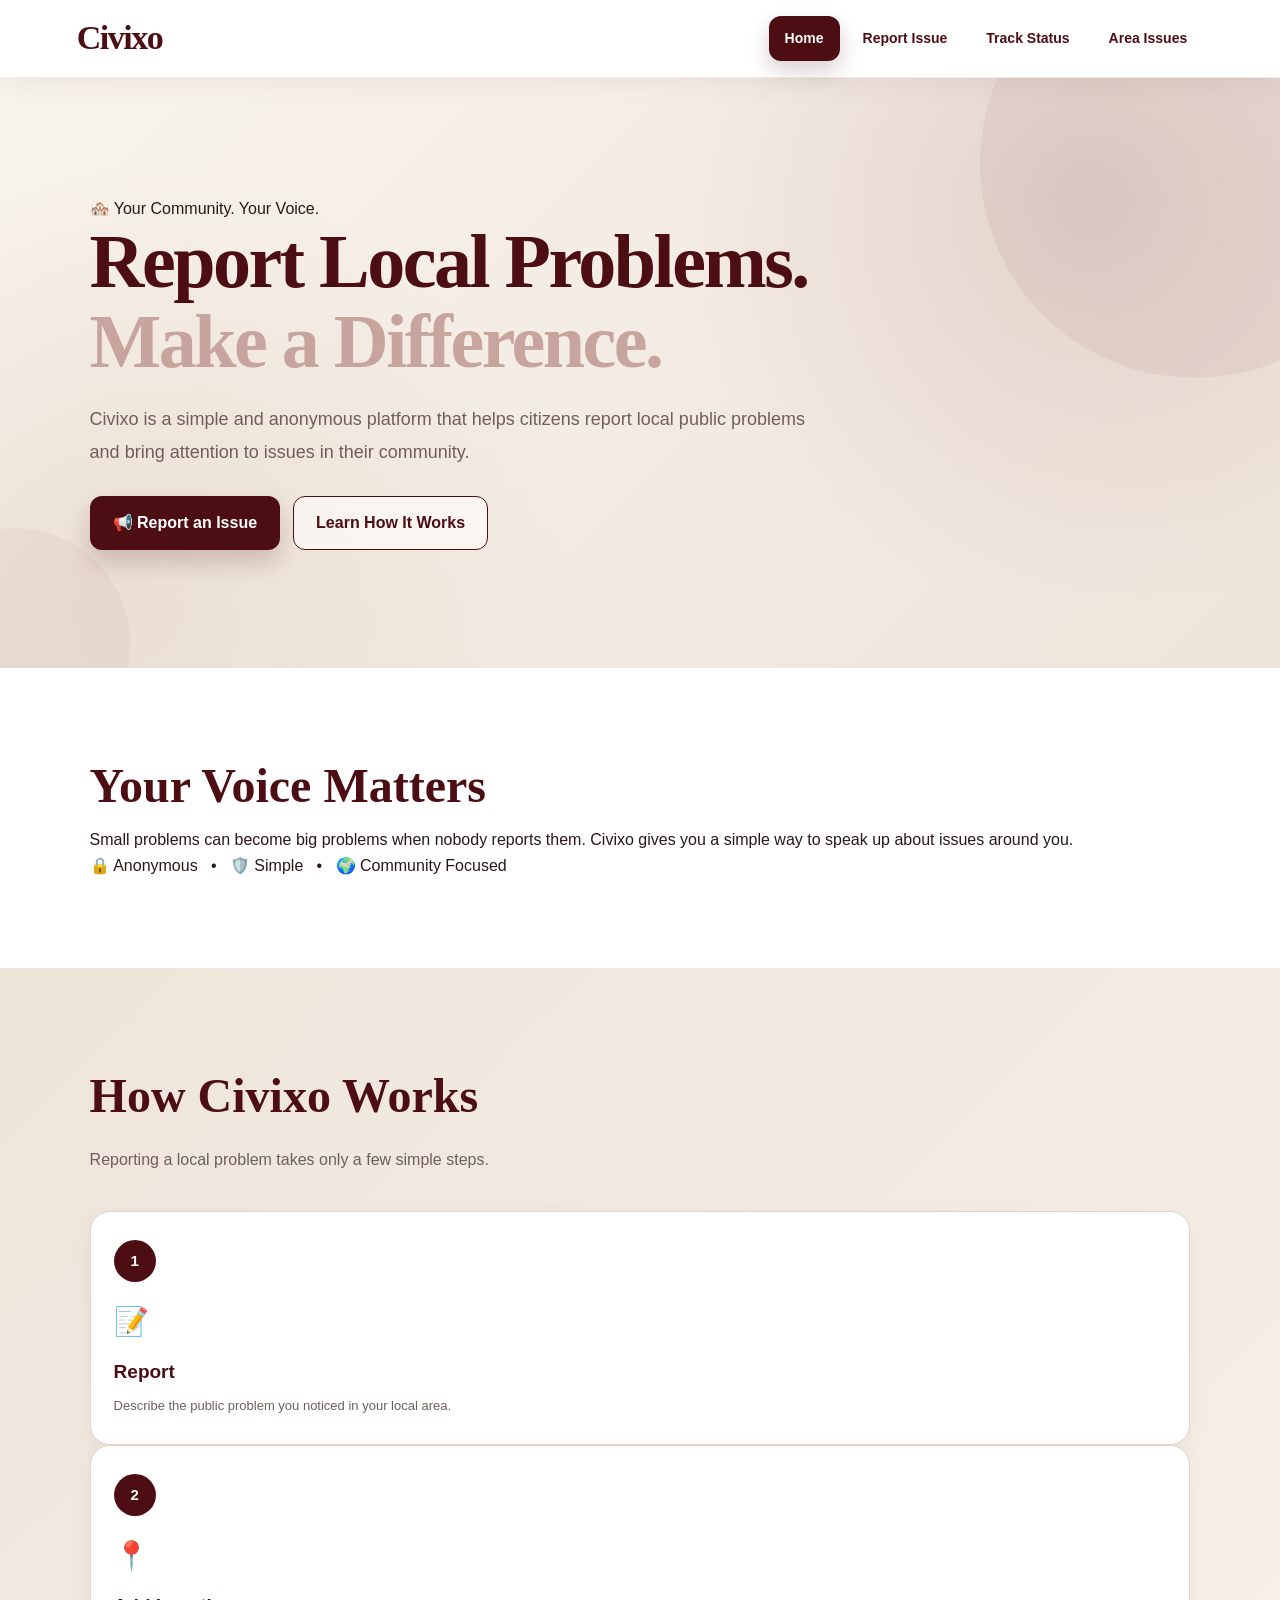
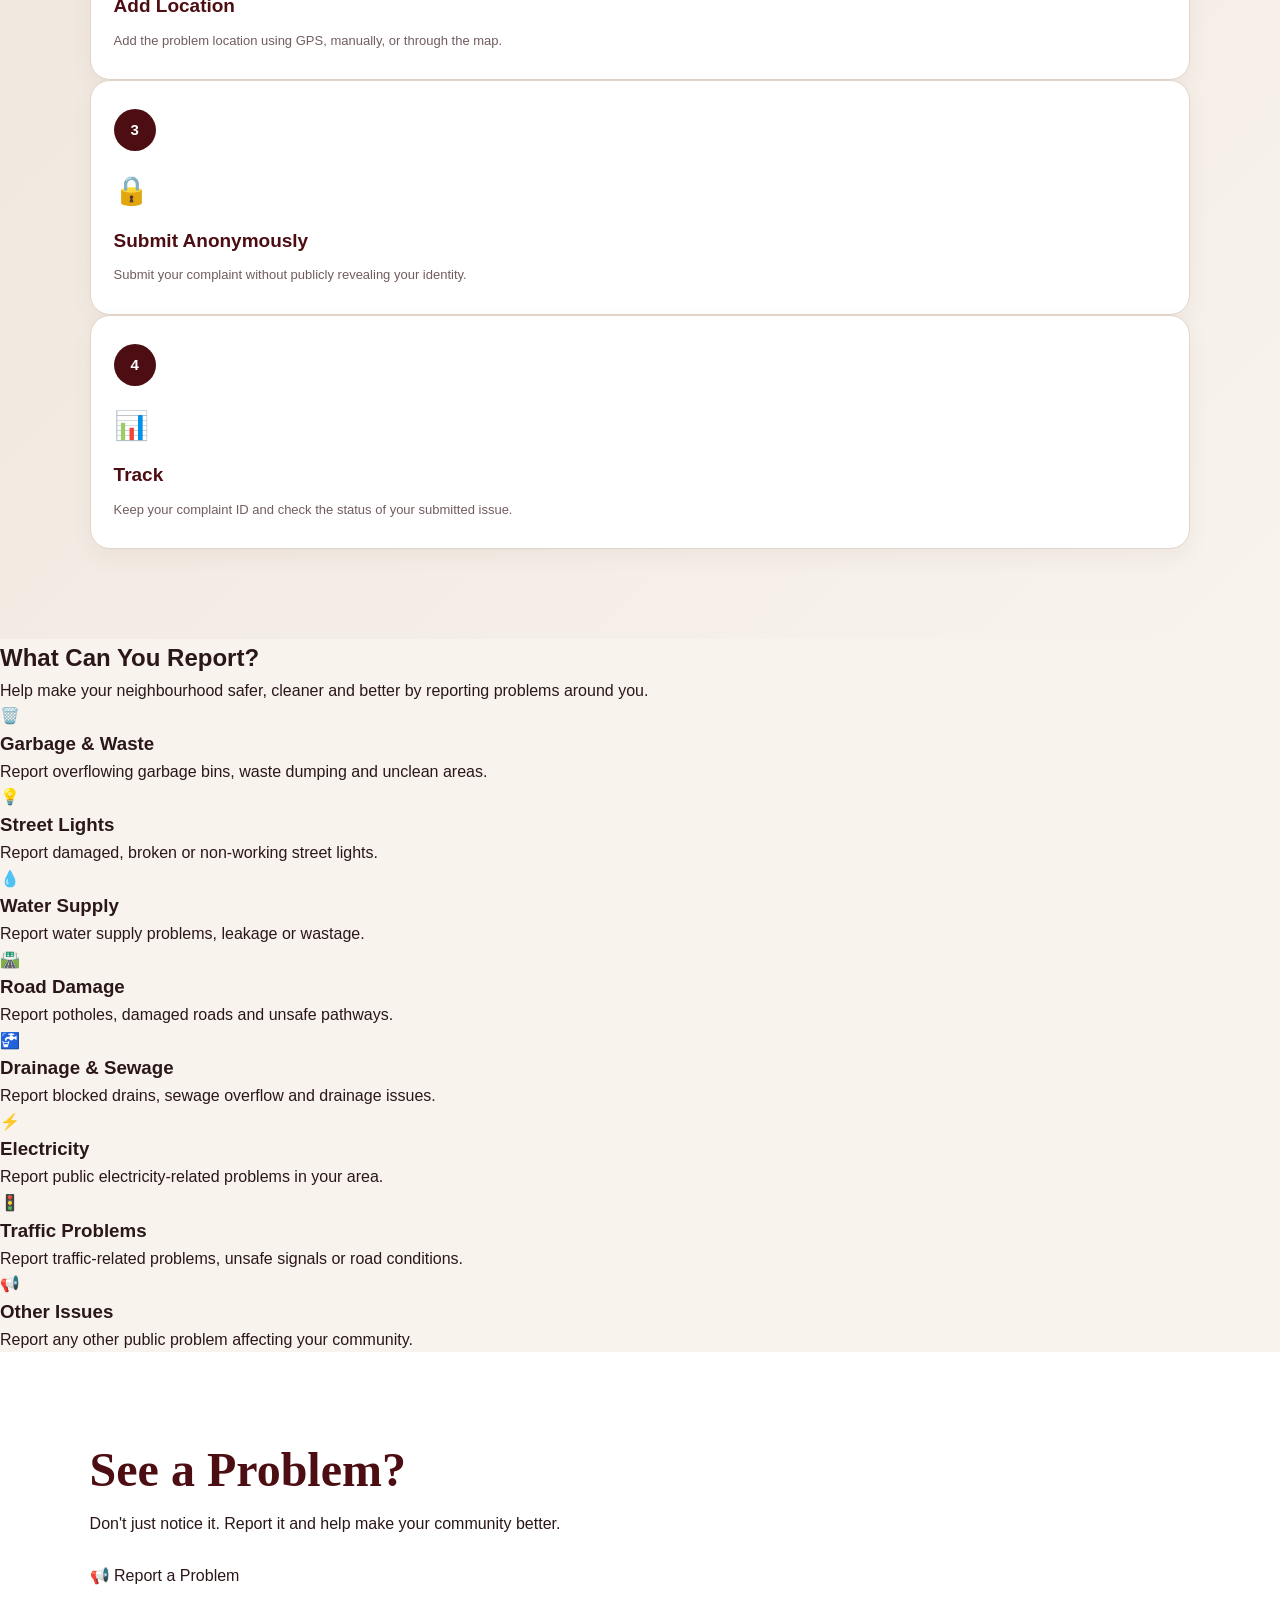
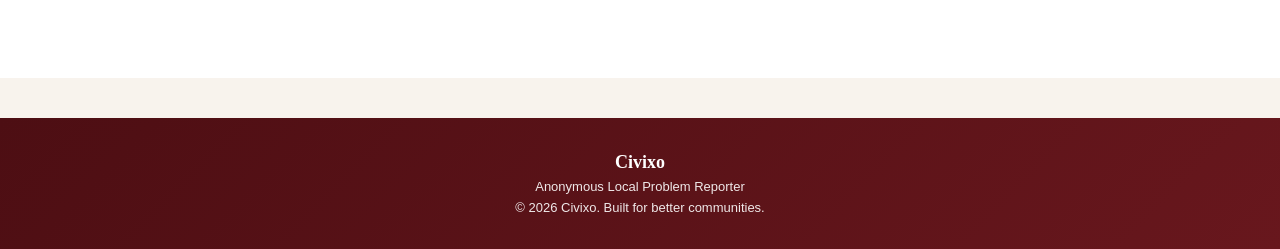
<file: index.html>
<!DOCTYPE html>
<html lang="en">

<head>
    <meta charset="UTF-8">

    <meta name="viewport" content="width=device-width, initial-scale=1.0">

    <meta
        name="description"
        content="Civixo - Anonymous Local Problem Reporter. Report and track public issues in your community."
    >

    <title>Civixo - Anonymous Local Problem Reporter</title>

    <!-- Civixo CSS -->
    <link rel="stylesheet" href="css/style.css">
</head>

<body>

    <!-- =====================================================
         NAVBAR
         ===================================================== -->

    <header class="navbar">

        <a href="index.html" class="logo">
            Civixo
        </a>

        <nav>

            <a href="index.html" class="active">
                Home
            </a>

            <a href="report.html">
                Report Issue
            </a>

            <a href="track.html">
                Track Status
            </a>

            <a href="area.html">
                Area Issues
            </a>

        </nav>

    </header>


    <!-- =====================================================
         HERO SECTION
         ===================================================== -->

    <main>

        <section class="hero">

            <div class="hero-content">

                <div class="hero-tag">
                    🏘️ Your Community. Your Voice.
                </div>

                <h1>
                    Report Local Problems.
                    <span>Make a Difference.</span>
                </h1>

                <p>
                    Civixo is a simple and anonymous platform that helps
                    citizens report local public problems and bring
                    attention to issues in their community.
                </p>

                <div class="hero-buttons">

                    <a
                        href="report.html"
                        class="btn btn-primary"
                    >
                        📢 Report an Issue
                    </a>

                    <a
                        href="#how-it-works"
                        class="btn btn-secondary"
                    >
                        Learn How It Works
                    </a>

                </div>

            </div>

        </section>


        <!-- =====================================================
             YOUR VOICE MATTERS
             ===================================================== -->

        <section class="voice-section">

            <div class="voice-box">

                <h2>
                    Your Voice Matters
                </h2>

                <p>
                    Small problems can become big problems when nobody
                    reports them. Civixo gives you a simple way to speak
                    up about issues around you.
                </p>

                <div class="anonymous-badge">
                    🔒 Anonymous &nbsp; • &nbsp; 🛡️ Simple &nbsp; • &nbsp; 🌍 Community Focused
                </div>

            </div>

        </section>


        <!-- =====================================================
             HOW CIVIXO WORKS
             ===================================================== -->

        <section
            class="steps-section"
            id="how-it-works"
        >

            <h2 class="section-title">
                How Civixo Works
            </h2>

            <p class="section-subtitle">
                Reporting a local problem takes only a few simple steps.
            </p>


            <div class="steps-container">


                <!-- STEP 1 -->

                <div class="step-card">

                    <div class="step-number">
                        1
                    </div>

                    <div class="step-icon">
                        📝
                    </div>

                    <h3>
                        Report
                    </h3>

                    <p>
                        Describe the public problem you noticed in your
                        local area.
                    </p>

                </div>


                <!-- STEP 2 -->

                <div class="step-card">

                    <div class="step-number">
                        2
                    </div>

                    <div class="step-icon">
                        📍
                    </div>

                    <h3>
                        Add Location
                    </h3>

                    <p>
                        Add the problem location using GPS, manually,
                        or through the map.
                    </p>

                </div>


                <!-- STEP 3 -->

                <div class="step-card">

                    <div class="step-number">
                        3
                    </div>

                    <div class="step-icon">
                        🔒
                    </div>

                    <h3>
                        Submit Anonymously
                    </h3>

                    <p>
                        Submit your complaint without publicly revealing
                        your identity.
                    </p>

                </div>


                <!-- STEP 4 -->

                <div class="step-card">

                    <div class="step-number">
                        4
                    </div>

                    <div class="step-icon">
                        📊
                    </div>

                    <h3>
                        Track
                    </h3>

                    <p>
                        Keep your complaint ID and check the status
                        of your submitted issue.
                    </p>

                </div>

            </div>

        </section>


        <!-- =====================================================
             WHAT CAN YOU REPORT?
             ===================================================== -->

        <section class="categories-section">

            <h2 class="section-title">
                What Can You Report?
            </h2>

            <p class="section-subtitle">
                Help make your neighbourhood safer, cleaner and better
                by reporting problems around you.
            </p>


            <div class="categories-grid">


                <!-- GARBAGE -->

                <div class="category-card">

                    <div class="category-icon">
                        🗑️
                    </div>

                    <h3>
                        Garbage & Waste
                    </h3>

                    <p>
                        Report overflowing garbage bins,
                        waste dumping and unclean areas.
                    </p>

                </div>


                <!-- STREET LIGHT -->

                <div class="category-card">

                    <div class="category-icon">
                        💡
                    </div>

                    <h3>
                        Street Lights
                    </h3>

                    <p>
                        Report damaged, broken or non-working
                        street lights.
                    </p>

                </div>


                <!-- WATER -->

                <div class="category-card">

                    <div class="category-icon">
                        💧
                    </div>

                    <h3>
                        Water Supply
                    </h3>

                    <p>
                        Report water supply problems,
                        leakage or wastage.
                    </p>

                </div>


                <!-- ROADS -->

                <div class="category-card">

                    <div class="category-icon">
                        🛣️
                    </div>

                    <h3>
                        Road Damage
                    </h3>

                    <p>
                        Report potholes, damaged roads
                        and unsafe pathways.
                    </p>

                </div>


                <!-- DRAINAGE -->

                <div class="category-card">

                    <div class="category-icon">
                        🚰
                    </div>

                    <h3>
                        Drainage & Sewage
                    </h3>

                    <p>
                        Report blocked drains, sewage overflow
                        and drainage issues.
                    </p>

                </div>


                <!-- ELECTRICITY -->

                <div class="category-card">

                    <div class="category-icon">
                        ⚡
                    </div>

                    <h3>
                        Electricity
                    </h3>

                    <p>
                        Report public electricity-related
                        problems in your area.
                    </p>

                </div>


                <!-- TRAFFIC -->

                <div class="category-card">

                    <div class="category-icon">
                        🚦
                    </div>

                    <h3>
                        Traffic Problems
                    </h3>

                    <p>
                        Report traffic-related problems,
                        unsafe signals or road conditions.
                    </p>

                </div>


                <!-- OTHER -->

                <div class="category-card">

                    <div class="category-icon">
                        📢
                    </div>

                    <h3>
                        Other Issues
                    </h3>

                    <p>
                        Report any other public problem
                        affecting your community.
                    </p>

                </div>

            </div>

        </section>


        <!-- =====================================================
             CALL TO ACTION
             ===================================================== -->

        <section class="voice-section">

            <div class="voice-box">

                <h2>
                    See a Problem?
                </h2>

                <p>
                    Don't just notice it. Report it and help make
                    your community better.
                </p>

                <br>

                <a
                    href="report.html"
                    class="btn btn-primary"
                >
                    📢 Report a Problem
                </a>

            </div>

        </section>

    </main>


    <!-- =====================================================
         FOOTER
         ===================================================== -->

    <footer>

        <p>
            <strong>Civixo</strong>
        </p>

        <p>
            Anonymous Local Problem Reporter
        </p>

        <p>
            © 2026 Civixo. Built for better communities.
        </p>

    </footer>


</body>

</html>
</file>
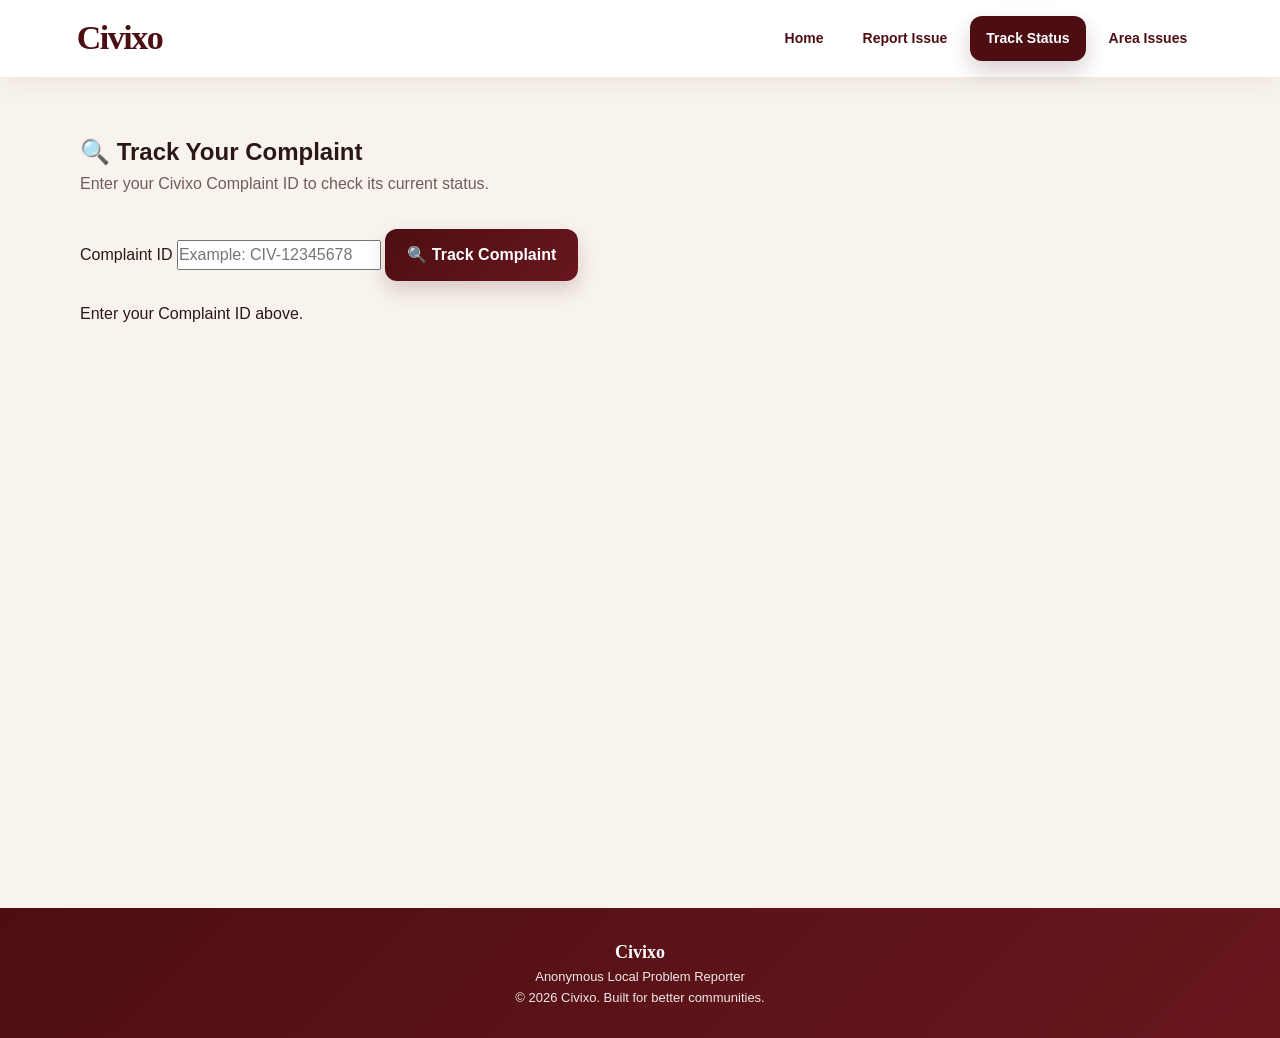
<file: track.html>
<!DOCTYPE html>
<html lang="en">

<head>

    <meta charset="UTF-8">

    <meta
        name="viewport"
        content="width=device-width, initial-scale=1.0"
    >

    <meta
        name="description"
        content="Civixo - Track your anonymous local complaint."
    >

    <title>Civixo | Track Complaint</title>

    <link
        rel="stylesheet"
        href="css/style.css"
    >

    <style>

        .track-result {
            margin-top: 25px;
        }

        .complaint-status {
            margin-top: 20px;
            padding: 15px;
            border-radius: 10px;
            font-size: 18px;
            font-weight: 700;
        }

        .status-pending {
            background: #fff3cd;
            color: #856404;
        }

        .status-progress {
            background: #cfe8ff;
            color: #084c8d;
        }

        .status-resolved {
            background: #d4edda;
            color: #155724;
        }

    </style>

</head>


<body>


<header class="navbar">

    <a
        href="index.html"
        class="logo"
    >
        Civixo
    </a>


    <nav>

        <a href="index.html">
            Home
        </a>

        <a href="report.html">
            Report Issue
        </a>

        <a
            href="track.html"
            class="active"
        >
            Track Status
        </a>

        <a href="area.html">
            Area Issues
        </a>

    </nav>

</header>



<main class="container">

    <section class="track-card">

        <h1>
            🔍 Track Your Complaint
        </h1>


        <p class="subtitle">
            Enter your Civixo Complaint ID
            to check its current status.
        </p>


        <form
            id="trackForm"
            class="track-search"
        >

            <label for="complaintIdInput">

                Complaint ID

            </label>


            <input
                type="text"
                id="complaintIdInput"
                placeholder="Example: CIV-12345678"
                autocomplete="off"
                required
            >


            <button
                type="submit"
                id="trackComplaintBtn"
                class="submit-btn"
            >

                🔍 Track Complaint

            </button>

        </form>


        <div
            id="submitMessage"
            aria-live="polite"
        ></div>


        <div
            id="trackResult"
            class="track-result"
        >

            <p>
                Enter your Complaint ID above.
            </p>

        </div>

    </section>

</main>



<footer>

    <p>
        <strong>Civixo</strong>
    </p>

    <p>
        Anonymous Local Problem Reporter
    </p>

    <p>
        © 2026 Civixo.
        Built for better communities.
    </p>

</footer>


<script src="js/app.js"></script>

</body>

</html>
</file>
<file: css/style.css>
/* =========================================================
   CIVIXO - COMPLETE UPDATED STYLE.CSS
   HOME + REPORT + TRACK + AREA ISSUES
   Premium / Aesthetic / Responsive UI
   ========================================================= */

/* =========================================================
   1. RESET & GLOBAL
   ========================================================= */

* {
    margin: 0;
    padding: 0;
    box-sizing: border-box;
}

html {
    scroll-behavior: smooth;
}

body {
    font-family: Inter, Poppins, Arial, sans-serif;
    background: #f8f3ed;
    color: #2b1718;
    min-height: 100vh;
    line-height: 1.6;
    overflow-x: hidden;
}

button,
input,
textarea,
select {
    font: inherit;
}

button {
    cursor: pointer;
}

a {
    text-decoration: none;
    color: inherit;
}

img {
    max-width: 100%;
    display: block;
}

/* =========================================================
   2. CIVIXO COLOR SYSTEM
   ========================================================= */

/*
   Cream       #F8F3ED
   Soft Cream  #EEE4DA
   Sand        #D8C4AC
   Dusty Pink  #C8A49F
   Burgundy    #4D0E13
   Burgundy 2  #68171D
   Text        #2B1718
   Muted       #725D5E
*/

/* =========================================================
   3. SELECTION
   ========================================================= */

::selection {
    background: #4d0e13;
    color: #ffffff;
}

/* =========================================================
   4. SCROLLBAR
   ========================================================= */

::-webkit-scrollbar {
    width: 8px;
}

::-webkit-scrollbar-track {
    background: #f8f3ed;
}

::-webkit-scrollbar-thumb {
    background: #bda8a0;
    border-radius: 20px;
}

::-webkit-scrollbar-thumb:hover {
    background: #4d0e13;
}

/* =========================================================
   5. NAVBAR
   ========================================================= */

.navbar {
    width: 100%;
    min-height: 78px;

    padding: 0 6%;

    display: flex;
    align-items: center;
    justify-content: space-between;

    background: rgba(255, 255, 255, 0.96);

    border-bottom: 1px solid rgba(77, 14, 19, 0.08);

    box-shadow:
        0 5px 25px rgba(77, 14, 19, 0.06);

    position: sticky;
    top: 0;
    z-index: 1000;

    backdrop-filter: blur(16px);
    -webkit-backdrop-filter: blur(16px);
}

.logo {
    font-family: Georgia, "Times New Roman", serif;

    font-size: 34px;
    font-weight: 700;

    letter-spacing: -1.5px;

    color: #4d0e13;

    transition: 0.25s ease;
}

.logo:hover {
    transform: translateY(-1px);
}

.navbar nav {
    display: flex;
    align-items: center;
    gap: 7px;
}

.navbar nav a {
    padding: 11px 16px;

    border-radius: 12px;

    font-size: 14px;
    font-weight: 700;

    color: #4d0e13;

    transition: all 0.25s ease;
}

.navbar nav a:hover {
    background: #eee4da;

    transform: translateY(-2px);
}

.navbar nav a.active {
    background: #4d0e13;
    color: #ffffff;

    box-shadow:
        0 10px 22px rgba(77, 14, 19, 0.20);
}

/* =========================================================
   6. HOME HERO
   ========================================================= */

.hero,
.hero-section,
.home-hero {
    position: relative;

    min-height: 590px;

    display: flex;
    align-items: center;

    padding: 80px 7%;

    overflow: hidden;

    background:
        radial-gradient(
            circle at 85% 20%,
            rgba(200, 164, 159, 0.35),
            transparent 35%
        ),
        radial-gradient(
            circle at 10% 90%,
            rgba(216, 196, 172, 0.35),
            transparent 35%
        ),
        linear-gradient(
            135deg,
            #f8f3ed,
            #eee4da
        );
}

.hero::before,
.hero-section::before,
.home-hero::before {
    content: "";

    position: absolute;

    width: 430px;
    height: 430px;

    right: -130px;
    top: -130px;

    border-radius: 50%;

    background: rgba(77, 14, 19, 0.05);
}

.hero::after,
.hero-section::after,
.home-hero::after {
    content: "";

    position: absolute;

    width: 230px;
    height: 230px;

    left: -100px;
    bottom: -90px;

    border-radius: 50%;

    background: rgba(200, 164, 159, 0.15);
}

.hero-content,
.hero-text,
.home-hero-content {
    position: relative;
    z-index: 2;

    max-width: 850px;
}

.hero-badge,
.hero-label {
    display: inline-flex;
    align-items: center;

    padding: 8px 15px;

    margin-bottom: 18px;

    border-radius: 50px;

    background: #d8c4ac;

    color: #4d0e13;

    font-size: 12px;
    font-weight: 900;

    letter-spacing: 0.5px;
}

.hero h1,
.hero-section h1,
.home-hero h1 {
    max-width: 850px;

    font-family: Georgia, "Times New Roman", serif;

    font-size: clamp(42px, 6vw, 76px);

    line-height: 1.05;

    letter-spacing: -2.5px;

    color: #4d0e13;

    margin-bottom: 22px;
}

.hero h1 span,
.hero-section h1 span,
.home-hero h1 span {
    color: #c8a49f;
}

.hero p,
.hero-section p,
.home-hero p {
    max-width: 720px;

    color: #725d5e;

    font-size: 18px;

    line-height: 1.8;

    margin-bottom: 28px;
}

/* =========================================================
   7. HERO BUTTONS
   ========================================================= */

.hero-buttons,
.hero-actions,
.home-actions {
    display: flex;
    align-items: center;

    gap: 13px;

    flex-wrap: wrap;
}

.primary-btn,
.hero .btn-primary,
.hero-section .btn-primary {
    display: inline-flex;
    align-items: center;
    justify-content: center;

    padding: 14px 23px;

    border-radius: 12px;

    background: #4d0e13;
    color: #ffffff;

    font-weight: 800;

    box-shadow:
        0 12px 25px rgba(77, 14, 19, 0.20);

    transition: all 0.25s ease;
}

.primary-btn:hover,
.hero .btn-primary:hover,
.hero-section .btn-primary:hover {
    transform: translateY(-3px);

    box-shadow:
        0 17px 32px rgba(77, 14, 19, 0.28);
}

.secondary-btn,
.hero .btn-secondary,
.hero-section .btn-secondary {
    display: inline-flex;
    align-items: center;
    justify-content: center;

    padding: 13px 22px;

    border-radius: 12px;

    border: 1px solid #4d0e13;

    color: #4d0e13;

    background: rgba(255, 255, 255, 0.60);

    font-weight: 800;

    transition: all 0.25s ease;
}

.secondary-btn:hover,
.hero .btn-secondary:hover,
.hero-section .btn-secondary:hover {
    background: #4d0e13;
    color: #ffffff;

    transform: translateY(-3px);
}

/* =========================================================
   8. VOICE / FEATURES
   ========================================================= */

.voice-section,
.voice-matters,
.features-section {
    padding: 90px 7%;

    background: #ffffff;
}

.voice-section .container,
.voice-matters .container,
.features-section .container {
    max-width: 1180px;
    margin: auto;
}

.voice-section h2,
.voice-matters h2,
.features-section h2 {
    font-family: Georgia, "Times New Roman", serif;

    color: #4d0e13;

    font-size: clamp(32px, 4vw, 48px);

    line-height: 1.15;

    margin-bottom: 14px;
}

.voice-section > p,
.voice-matters > p,
.features-section > p {
    max-width: 700px;

    color: #725d5e;

    font-size: 16px;

    margin-bottom: 35px;
}

/* =========================================================
   9. FEATURE CARDS
   ========================================================= */

.features,
.feature-grid,
.voice-cards,
.features-grid {
    display: grid;

    grid-template-columns: repeat(3, 1fr);

    gap: 22px;

    margin-top: 35px;
}

.feature-card,
.voice-card,
.feature {
    padding: 30px;

    background: #f8f3ed;

    border: 1px solid #e2d5c8;

    border-radius: 22px;

    transition: all 0.3s ease;
}

.feature-card:hover,
.voice-card:hover,
.feature:hover {
    transform: translateY(-7px);

    box-shadow:
        0 18px 40px rgba(77, 14, 19, 0.10);

    border-color: #d8c4ac;
}

.feature-icon,
.voice-icon {
    width: 58px;
    height: 58px;

    display: flex;
    align-items: center;
    justify-content: center;

    border-radius: 17px;

    background: #4d0e13;

    color: #ffffff;

    font-size: 25px;

    margin-bottom: 20px;
}

.feature-card h3,
.voice-card h3,
.feature h3 {
    color: #4d0e13;

    font-size: 20px;

    margin-bottom: 8px;
}

.feature-card p,
.voice-card p,
.feature p {
    color: #725d5e;

    font-size: 14px;

    line-height: 1.7;
}

/* =========================================================
   10. HOW CIVIXO WORKS
   ========================================================= */

.how-it-works,
.how-section,
.steps-section {
    padding: 90px 7%;

    background:
        linear-gradient(
            135deg,
            #eee4da,
            #f8f3ed
        );
}

.how-it-works .container,
.how-section .container,
.steps-section .container {
    max-width: 1180px;
    margin: auto;
}

.how-it-works h2,
.how-section h2,
.steps-section h2 {
    font-family: Georgia, "Times New Roman", serif;

    color: #4d0e13;

    font-size: clamp(32px, 4vw, 48px);

    margin-bottom: 12px;
}

.how-it-works > p,
.how-section > p,
.steps-section > p {
    color: #725d5e;

    margin-bottom: 38px;
}

/* =========================================================
   11. HOME STEP CARDS
   ========================================================= */

.steps,
.step-grid,
.steps-grid,
.how-cards {
    display: grid;

    grid-template-columns: repeat(4, 1fr);

    gap: 18px;
}

/*
   IMPORTANT:
   Report page .steps are overridden below.
*/

.how-it-works .step,
.how-section .step,
.steps-section .step,
.step-card,
.how-card {
    position: relative;

    padding: 28px 23px;

    background: #ffffff;

    border: 1px solid #e1d5c9;

    border-radius: 20px;

    box-shadow:
        0 8px 25px rgba(77, 14, 19, 0.05);

    transition: all 0.3s ease;
}

.how-it-works .step:hover,
.how-section .step:hover,
.steps-section .step:hover,
.step-card:hover,
.how-card:hover {
    transform: translateY(-6px);

    box-shadow:
        0 18px 35px rgba(77, 14, 19, 0.10);
}

.how-it-works .step-number,
.how-section .step-number,
.steps-section .step-number,
.step-card .step-number {
    width: 42px;
    height: 42px;

    display: flex;
    align-items: center;
    justify-content: center;

    border-radius: 50%;

    background: #4d0e13;

    color: #ffffff;

    font-size: 15px;
    font-weight: 900;

    margin-bottom: 18px;
}

.step-icon,
.how-icon {
    font-size: 28px;

    margin-bottom: 12px;
}

.how-it-works .step h3,
.how-section .step h3,
.steps-section .step h3,
.step-card h3,
.how-card h3 {
    color: #4d0e13;

    font-size: 19px;

    margin-bottom: 8px;
}

.how-it-works .step p,
.how-section .step p,
.steps-section .step p,
.step-card p,
.how-card p {
    color: #725d5e;

    font-size: 13px;

    line-height: 1.65;
}

/* =========================================================
   12. PUBLIC ISSUES
   ========================================================= */

.public-issues,
.issues-preview {
    padding: 90px 7%;

    background: #ffffff;
}

.public-issues h2,
.issues-preview h2 {
    font-family: Georgia, "Times New Roman", serif;

    color: #4d0e13;

    font-size: 42px;

    margin-bottom: 10px;
}

/* =========================================================
   13. COMMON CONTAINER
   ========================================================= */

.container {
    width: min(1120px, 92%);

    margin: 55px auto;

    min-height: calc(100vh - 180px);
}

/* =========================================================
   14. COMMON CARD
   ========================================================= */

.report-card {
    width: 100%;

    background: rgba(255, 255, 255, 0.97);

    border: 1px solid rgba(77, 14, 19, 0.08);

    border-radius: 28px;

    padding: 42px;

    box-shadow:
        0 20px 60px rgba(77, 14, 19, 0.09);
}

.report-card h1 {
    color: #4d0e13;

    font-family: Georgia, "Times New Roman", serif;

    font-size: clamp(30px, 4vw, 46px);

    line-height: 1.15;

    margin-bottom: 12px;
}

.subtitle {
    color: #725d5e;

    font-size: 16px;

    max-width: 750px;

    margin-bottom: 32px;
}

/* =========================================================
   15. GENERIC FORM
   ========================================================= */

.form-group {
    margin-top: 25px;
    margin-bottom: 25px;
}

.form-group label {
    display: block;

    margin-bottom: 9px;

    font-size: 14px;

    font-weight: 800;

    color: #4d0e13;
}

.form-group input,
.form-group textarea,
.form-group select,
#areaSearch {
    width: 100%;

    border: 1px solid #d8c4ac;

    background: #fffdfa;

    color: #2b1718;

    border-radius: 12px;

    padding: 13px 15px;

    outline: none;

    transition: 0.25s ease;
}

.form-group input:hover,
.form-group textarea:hover,
.form-group select:hover,
#areaSearch:hover {
    border-color: #c8a49f;
}

.form-group input:focus,
.form-group textarea:focus,
.form-group select:focus,
#areaSearch:focus {
    border-color: #4d0e13;

    box-shadow:
        0 0 0 4px rgba(77, 14, 19, 0.08);
}

.form-group textarea {
    resize: vertical;

    min-height: 130px;
}

.form-group small {
    display: block;

    margin-top: 7px;

    color: #856f70;

    font-size: 12px;
}

/* =========================================================
   16. FILE INPUT
   ========================================================= */

input[type="file"] {
    padding: 10px;

    cursor: pointer;
}

input[type="file"]::file-selector-button {
    border: none;

    background: #4d0e13;

    color: #ffffff;

    padding: 9px 14px;

    border-radius: 8px;

    margin-right: 10px;

    cursor: pointer;

    font-weight: 700;
}

/* =========================================================
   17. BUTTONS
   ========================================================= */

.submit-btn,
.location-btn {
    border: none;

    background:
        linear-gradient(
            135deg,
            #4d0e13,
            #68171d
        );

    color: #ffffff;

    padding: 13px 22px;

    border-radius: 12px;

    font-weight: 800;

    transition: 0.25s ease;

    box-shadow:
        0 9px 20px rgba(77, 14, 19, 0.18);
}

.submit-btn:hover,
.location-btn:hover {
    transform: translateY(-2px);

    box-shadow:
        0 13px 25px rgba(77, 14, 19, 0.25);
}

.submit-btn:active,
.location-btn:active {
    transform: translateY(0);
}

.submit-btn:disabled,
.location-btn:disabled {
    opacity: 0.65;

    cursor: not-allowed;

    transform: none;
}

/* =========================================================
   18. REPORT PAGE
   PREMIUM WRAPPER
   ========================================================= */

.report-wrapper {
    width: 100%;

    max-width: 980px;

    margin: 55px auto;

    padding: 0 20px;
}

.new-report-card {
    position: relative;

    overflow: hidden;

    background:
        linear-gradient(
            145deg,
            rgba(255,255,255,0.98),
            rgba(255,253,250,0.98)
        );

    border: 1px solid rgba(77, 14, 19, 0.09);

    border-radius: 30px;

    padding: 42px;

    box-shadow:
        0 25px 70px rgba(77, 14, 19, 0.11);
}

.new-report-card::before {
    content: "";

    position: absolute;

    width: 250px;
    height: 250px;

    right: -120px;
    top: -120px;

    border-radius: 50%;

    background: rgba(200, 164, 159, 0.12);

    pointer-events: none;
}

.new-report-card::after {
    content: "";

    position: absolute;

    width: 180px;
    height: 180px;

    left: -100px;
    bottom: -100px;

    border-radius: 50%;

    background: rgba(216, 196, 172, 0.14);

    pointer-events: none;
}

/* =========================================================
   19. REPORT HEADER
   ========================================================= */

.report-header {
    position: relative;
    z-index: 2;

    text-align: center;

    margin-bottom: 34px;
}

.report-header h1 {
    margin: 0 0 10px;

    color: #4d0e13;

    font-family: Georgia, "Times New Roman", serif;

    font-size: clamp(30px, 4vw, 43px);

    line-height: 1.15;

    letter-spacing: -1px;
}

.report-header h1::before {
    content: "CIVIXO • ";

    color: #c8a49f;

    font-family: Inter, Poppins, Arial, sans-serif;

    font-size: 12px;

    font-weight: 900;

    letter-spacing: 2px;

    vertical-align: middle;
}

.report-header p {
    max-width: 650px;

    margin: auto;

    color: #725d5e;

    line-height: 1.7;

    font-size: 15px;
}

/* =========================================================
   20. REPORT STEPS
   ========================================================= */

/*
   IMPORTANT:
   This specifically styles the .steps inside
   .new-report-card so it does not conflict with
   Home page step cards.
*/

.new-report-card .steps {
    position: relative;
    z-index: 2;

    display: grid;

    grid-template-columns: repeat(4, 1fr);

    gap: 10px;

    margin-bottom: 38px;

    padding: 8px;

    background: #f8f3ed;

    border: 1px solid #e5d9ce;

    border-radius: 18px;
}

.new-report-card .steps .step {
    min-height: 74px;

    display: flex;
    flex-direction: column;

    align-items: center;
    justify-content: center;

    text-align: center;

    padding: 10px 6px;

    border-radius: 13px;

    background: transparent;

    color: #856f70;

    font-size: 12px;

    font-weight: 800;

    transition: all 0.25s ease;
}

.new-report-card .steps .step-number {
    width: 30px;
    height: 30px;

    display: flex;
    align-items: center;
    justify-content: center;

    margin: 0 auto 6px;

    border-radius: 50%;

    background: #d8c4ac;

    color: #4d0e13;

    font-size: 12px;

    font-weight: 900;

    transition: 0.25s ease;
}

.new-report-card .steps .step.active {
    background: #4d0e13;

    color: #ffffff;

    box-shadow:
        0 7px 18px rgba(77, 14, 19, 0.17);
}

.new-report-card .steps .step.active .step-number {
    background: #ffffff;

    color: #4d0e13;
}

/* =========================================================
   21. REPORT FORM GROUP
   ========================================================= */

.new-report-card .form-group {
    position: relative;
    z-index: 2;

    margin-bottom: 30px;
}

.new-report-card .form-group label {
    display: flex;

    align-items: center;

    gap: 7px;

    margin-bottom: 10px;

    color: #4d0e13;

    font-size: 15px;

    font-weight: 900;
}

.new-report-card .form-group select,
.new-report-card .form-group textarea,
.new-report-card .form-group input {
    width: 100%;

    padding: 15px 16px;

    border: 1px solid #dfd0c0;

    border-radius: 14px;

    background: #fffdfa;

    color: #4d0e13;

    font-size: 15px;

    outline: none;

    transition: all 0.25s ease;
}

.new-report-card .form-group select:hover,
.new-report-card .form-group textarea:hover,
.new-report-card .form-group input:hover {
    border-color: #c8a49f;
}

.new-report-card .form-group select:focus,
.new-report-card .form-group textarea:focus,
.new-report-card .form-group input:focus {
    border-color: #4d0e13;

    background: #ffffff;

    box-shadow:
        0 0 0 4px rgba(77, 14, 19, 0.07);
}

.new-report-card .form-group textarea {
    min-height: 155px;

    line-height: 1.7;
}

/* =========================================================
   22. REPORT SECTION TITLES
   ========================================================= */

.new-report-card .section-title {
    position: relative;
    z-index: 2;

    display: flex;

    align-items: center;

    gap: 10px;

    margin: 38px 0 8px;

    color: #4d0e13;

    font-family: Georgia, "Times New Roman", serif;

    font-size: 25px;

    line-height: 1.2;
}

.new-report-card .section-description {
    position: relative;
    z-index: 2;

    margin: 0 0 20px;

    color: #725d5e;

    line-height: 1.65;

    font-size: 14px;

    max-width: 760px;
}

/* =========================================================
   23. LOCATION SECTION VISUAL
   ========================================================= */

.new-report-card .section-title {
    padding-top: 5px;
}

.new-report-card .section-title::after {
    content: "";

    flex: 1;

    height: 1px;

    margin-left: 8px;

    background:
        linear-gradient(
            to right,
            #d8c4ac,
            transparent
        );
}

/* =========================================================
   24. GPS BUTTON
   ========================================================= */

.new-report-card .location-btn,
#getLocationBtn {
    position: relative;
    z-index: 10;

    width: 100%;

    padding: 15px 18px;

    border: none;

    border-radius: 14px;

    background:
        linear-gradient(
            135deg,
            #4d0e13,
            #68171d
        );

    color: #ffffff;

    font-size: 15px;

    font-weight: 900;

    letter-spacing: 0.1px;

    cursor: pointer;

    box-shadow:
        0 10px 25px rgba(77, 14, 19, 0.18);

    transition: all 0.25s ease;
}

.new-report-card .location-btn:hover,
#getLocationBtn:hover {
    transform: translateY(-2px);

    box-shadow:
        0 15px 30px rgba(77, 14, 19, 0.25);
}

.new-report-card .location-btn:active,
#getLocationBtn:active {
    transform: translateY(0);
}

/* =========================================================
   25. LOCATION RESULT
   ========================================================= */

.new-report-card .location-result {
    position: relative;
    z-index: 2;

    margin-top: 14px;

    min-height: 50px;

    display: flex;
    align-items: center;

    padding: 14px 16px;

    border-radius: 14px;

    background:
        linear-gradient(
            135deg,
            #f8f3ed,
            #eee4da
        );

    border: 1px solid #dfd0c0;

    color: #4d0e13;

    font-size: 14px;

    font-weight: 700;

    line-height: 1.5;
}

/* =========================================================
   26. OR DIVIDER
   ========================================================= */

.new-report-card .or-divider {
    position: relative;
    z-index: 2;

    display: flex;

    align-items: center;

    gap: 13px;

    margin: 22px 0;

    color: #9a8583;

    font-size: 12px;

    font-weight: 900;

    letter-spacing: 1px;
}

.new-report-card .or-divider::before,
.new-report-card .or-divider::after {
    content: "";

    flex: 1;

    height: 1px;

    background:
        linear-gradient(
            to right,
            transparent,
            #d8c4ac
        );
}

.new-report-card .or-divider::after {
    background:
        linear-gradient(
            to left,
            transparent,
            #d8c4ac
        );
}

/* =========================================================
   27. MANUAL LOCATION
   ========================================================= */

.new-report-card .manual-location {
    position: relative;
    z-index: 2;

    margin-top: 20px;
}

.new-report-card .manual-location label {
    display: block;

    margin-bottom: 9px;

    color: #4d0e13;

    font-size: 14px;

    font-weight: 900;
}

.new-report-card .manual-location input {
    width: 100%;

    padding: 14px 16px;

    border: 1px solid #dfd0c0;

    border-radius: 14px;

    background: #fffdfa;

    color: #4d0e13;

    outline: none;

    transition: 0.25s ease;
}

.new-report-card .manual-location input:focus {
    border-color: #4d0e13;

    box-shadow:
        0 0 0 4px rgba(77, 14, 19, 0.07);
}

/* =========================================================
   28. MAP WRAPPER
   ========================================================= */

.new-report-card #map {
    position: relative;
    z-index: 2;

    width: 100%;

    height: 400px;

    margin-top: 12px;

    border-radius: 18px;

    overflow: hidden;

    border: 2px solid #dfd0c0;

    background: #eeeeee;

    box-shadow:
        0 12px 30px rgba(77, 14, 19, 0.09);
}

.new-report-card #map.leaflet-container {
    width: 100%;

    height: 400px;
}

.new-report-card .map-help {
    position: relative;
    z-index: 2;

    margin: 0 0 10px;

    color: #725d5e;

    font-size: 13px;

    line-height: 1.6;
}

.new-report-card #map > .map-loading {
    position: absolute;

    top: 50%;
    left: 50%;

    transform:
        translate(-50%, -50%);

    z-index: 999;

    padding: 13px 19px;

    border-radius: 12px;

    background:
        rgba(255, 255, 255, 0.95);

    box-shadow:
        0 8px 25px rgba(0,0,0,0.14);

    color: #4d0e13;

    font-size: 13px;

    font-weight: 900;

    backdrop-filter: blur(8px);
}

/* =========================================================
   29. MAP LEAFLET CONTROLS
   ========================================================= */

.leaflet-container {
    font-family: Inter, Poppins, Arial, sans-serif;

    z-index: 1;
}

.leaflet-control-zoom {
    border: none !important;

    box-shadow:
        0 5px 18px rgba(77, 14, 19, 0.15) !important;
}

.leaflet-control-zoom a {
    color: #4d0e13 !important;

    border-color: #e4d7cb !important;
}

.leaflet-popup-content-wrapper {
    border-radius: 14px;

    box-shadow:
        0 10px 30px rgba(77, 14, 19, 0.14);
}

.leaflet-popup-content {
    color: #2b1718;

    line-height: 1.5;
}

/* =========================================================
   30. COORDINATES
   ========================================================= */

.new-report-card .coordinates-box {
    position: relative;
    z-index: 2;

    display: grid;

    grid-template-columns: repeat(2, 1fr);

    gap: 14px;

    margin-top: 16px;
}

.new-report-card .coordinate-item,
.coordinates-box > div {
    padding: 16px;

    background:
        linear-gradient(
            135deg,
            #ffffff,
            #faf6f1
        );

    border: 1px solid #dfd0c0;

    border-radius: 14px;

    color: #4d0e13;

    transition: 0.25s ease;
}

.new-report-card .coordinate-item:hover {
    transform: translateY(-2px);

    box-shadow:
        0 8px 20px rgba(77, 14, 19, 0.06);
}

.new-report-card .coordinate-item strong {
    display: block;

    margin-bottom: 5px;

    color: #725d5e;

    font-size: 11px;

    text-transform: uppercase;

    letter-spacing: 1px;
}

.new-report-card .coordinate-value {
    color: #4d0e13;

    font-size: 14px;

    font-weight: 800;

    word-break: break-word;
}

/* =========================================================
   31. ANONYMOUS NOTICE
   ========================================================= */

.new-report-card .anonymous-box {
    position: relative;
    z-index: 2;

    display: flex;

    align-items: center;

    gap: 15px;

    margin-top: 30px;

    padding: 19px;

    border-radius: 17px;

    background:
        linear-gradient(
            135deg,
            #f4ece3,
            #eee4da
        );

    border: 1px solid #d8c4ac;

    box-shadow:
        0 8px 22px rgba(77, 14, 19, 0.05);
}

.new-report-card .anonymous-icon {
    width: 50px;
    height: 50px;

    flex-shrink: 0;

    display: flex;
    align-items: center;
    justify-content: center;

    border-radius: 15px;

    background: #4d0e13;

    color: #ffffff;

    font-size: 22px;

    box-shadow:
        0 8px 18px rgba(77, 14, 19, 0.16);
}

.new-report-card .anonymous-box h3 {
    margin: 0 0 5px;

    color: #4d0e13;

    font-size: 17px;
}

.new-report-card .anonymous-box p {
    margin: 0;

    color: #725d5e;

    font-size: 13px;

    line-height: 1.55;
}

/* =========================================================
   32. REPORT SUBMIT BUTTON
   ========================================================= */

#submitComplaintBtn {
    position: relative;
    z-index: 10;

    display: block;

    width: 100%;

    margin-top: 25px;

    padding: 17px 20px;

    border: none;

    border-radius: 14px;

    background:
        linear-gradient(
            135deg,
            #4d0e13,
            #68171d
        );

    color: #ffffff;

    font-size: 16px;

    font-weight: 900;

    cursor: pointer;

    box-shadow:
        0 12px 28px rgba(77, 14, 19, 0.22);

    transition: all 0.25s ease;
}

#submitComplaintBtn:hover {
    transform: translateY(-2px);

    box-shadow:
        0 17px 35px rgba(77, 14, 19, 0.28);
}

#submitComplaintBtn:active {
    transform: translateY(0);
}

#submitComplaintBtn:disabled {
    opacity: 0.65;

    cursor: not-allowed;

    transform: none;
}

/* =========================================================
   33. SUBMIT MESSAGE
   ========================================================= */

#submitMessage {
    position: relative;
    z-index: 20;

    width: 100%;

    margin-top: 20px;
}

/* =========================================================
   34. SUCCESS BOX
   ========================================================= */

.success-box {
    margin-top: 25px;

    padding: 32px;

    border-radius: 22px;

    background:
        linear-gradient(
            145deg,
            #e6d4bd,
            #d8c4ac
        );

    color: #4d0e13;

    border: 1px solid rgba(77, 14, 19, 0.22);

    box-shadow:
        0 18px 45px rgba(77, 14, 19, 0.13);

    animation:
        successAppear 0.45s ease;
}

@keyframes successAppear {

    from {
        opacity: 0;
        transform: translateY(12px);
    }

    to {
        opacity: 1;
        transform: translateY(0);
    }

}

.success-box h2 {
    margin: 0 0 12px;

    color: #4d0e13;

    font-size: 26px;

    font-weight: 900;

    text-align: center;
}

.success-box p {
    color: #4d0e13;

    font-size: 14px;

    line-height: 1.65;

    text-align: center;
}

/* =========================================================
   35. COMPLAINT ID
   ========================================================= */

.complaint-id-box {
    margin: 20px 0;

    padding: 19px;

    border-radius: 14px;

    background: #ffffff;

    border: 2px solid #4d0e13;

    color: #4d0e13;

    text-align: center;

    font-size: 27px;

    font-weight: 900;

    letter-spacing: 3px;

    word-break: break-all;

    box-shadow:
        0 7px 20px rgba(77, 14, 19, 0.08);
}

/* =========================================================
   36. SUCCESS BUTTONS
   ========================================================= */

.success-buttons {
    display: flex;

    gap: 12px;

    margin-top: 23px;

    flex-wrap: wrap;
}

.success-buttons button {
    flex: 1;

    min-width: 140px;

    padding: 13px 18px;

    border: none;

    border-radius: 12px;

    font-weight: 900;

    cursor: pointer;

    transition: 0.25s ease;
}

.success-buttons button:hover {
    transform: translateY(-2px);
}

.success-buttons .track-btn {
    background:
        linear-gradient(
            135deg,
            #4d0e13,
            #68171d
        );

    color: #ffffff;
}

.success-buttons .track-btn:hover {
    box-shadow:
        0 8px 20px rgba(77, 14, 19, 0.25);
}

.success-buttons .home-btn {
    background:
        linear-gradient(
            135deg,
            #725d5e,
            #856f70
        );

    color: #ffffff;
}

.success-buttons .home-btn:hover {
    box-shadow:
        0 8px 20px rgba(114, 93, 94, 0.25);
}

.success-buttons .new-btn {
    background:
        linear-gradient(
            135deg,
            #ffffff,
            #f4ece3
        );

    color: #4d0e13;

    border: 1px solid #4d0e13 !important;
}

/* =========================================================
   37. ERROR BOX
   ========================================================= */

.error-box {
    margin-top: 25px;

    padding: 28px;

    border-radius: 20px;

    background: #fff5f5;

    color: #b00020;

    border: 1px solid #e7a7ae;

    box-shadow:
        0 12px 30px rgba(176, 0, 32, 0.09);

    animation:
        successAppear 0.35s ease;
}

.error-box h3 {
    color: #b00020;

    font-size: 20px;

    margin-bottom: 12px;

    text-align: center;
}

.error-box p {
    color: #b00020;

    font-size: 14px;

    margin-bottom: 8px;

    text-align: center;
}

/* =========================================================
   38. LOCATION SECTION - OTHER PAGES
   ========================================================= */

.location-section {
    margin-top: 35px;

    padding: 28px;

    background:
        linear-gradient(
            135deg,
            #f8f3ed,
            #eee4da
        );

    border: 1px solid #e2d5c8;

    border-radius: 20px;
}

.location-section h2,
.location-section h3 {
    color: #4d0e13;
}

.location-section p {
    color: #725d5e;

    font-size: 14px;
}

.location-btn {
    margin-top: 18px;
}

/* =========================================================
   39. GENERIC MAP
   ========================================================= */

#map,
#areaMap {
    width: 100%;

    height: 390px;

    border-radius: 18px;

    overflow: hidden;

    margin-top: 15px;

    border: 1px solid #d8c4ac;

    box-shadow:
        0 10px 30px rgba(77, 14, 19, 0.08);
}

/* =========================================================
   40. GENERIC COORDINATES
   ========================================================= */

.coordinates-box {
    display: grid;

    grid-template-columns: repeat(2, 1fr);

    gap: 15px;

    margin-top: 16px;
}

.coordinates-box > div {
    padding: 14px;

    background: #ffffff;

    border: 1px solid #d8c4ac;

    border-radius: 12px;

    font-size: 14px;
}

.coordinates-box span {
    color: #4d0e13;

    font-weight: 700;
}

/* =========================================================
   41. GENERIC ANONYMOUS BOX
   ========================================================= */

.anonymous-box {
    display: flex;

    align-items: center;

    gap: 15px;

    margin-top: 28px;

    padding: 20px;

    border-radius: 16px;

    background:
        linear-gradient(
            135deg,
            #eee4da,
            #f8f3ed
        );

    border: 1px solid #d8c4ac;
}

.anonymous-icon {
    width: 48px;
    height: 48px;

    display: flex;
    align-items: center;
    justify-content: center;

    border-radius: 14px;

    background: #4d0e13;

    color: #ffffff;

    font-size: 22px;

    flex-shrink: 0;
}

.anonymous-box h3 {
    color: #4d0e13;
}

.anonymous-box p {
    color: #725d5e;

    font-size: 14px;
}

/* =========================================================
   42. AREA PAGE
   ========================================================= */

.area-hero {
    padding: 10px 0 20px;
}

.hero-badge {
    display: inline-flex;

    padding: 7px 12px;

    border-radius: 30px;

    background: #eee4da;

    color: #4d0e13;

    font-size: 11px;

    font-weight: 900;

    letter-spacing: 1px;

    margin-bottom: 15px;
}

.area-search-box {
    display: flex;

    gap: 10px;
}

.area-search-box input {
    flex: 1;
}

.area-search-box .submit-btn {
    flex-shrink: 0;

    white-space: nowrap;
}

/* =========================================================
   43. AREA STATS
   ========================================================= */

.area-stats {
    display: grid;

    grid-template-columns: repeat(4, 1fr);

    gap: 16px;

    margin: 30px 0;
}

.area-stat-card {
    display: flex;

    align-items: center;

    gap: 13px;

    padding: 20px;

    border-radius: 18px;

    background: #ffffff;

    border: 1px solid #e1d5c9;

    box-shadow:
        0 8px 25px rgba(77, 14, 19, 0.06);

    transition: 0.25s ease;
}

.area-stat-card:hover {
    transform: translateY(-3px);

    box-shadow:
        0 13px 28px rgba(77, 14, 19, 0.09);
}

.stat-icon {
    width: 45px;
    height: 45px;

    display: flex;

    align-items: center;
    justify-content: center;

    border-radius: 13px;

    background: #eee4da;

    font-size: 20px;
}

.area-stat-card strong {
    display: block;

    color: #4d0e13;

    font-size: 24px;
}

.area-stat-card span {
    display: block;

    color: #806b6c;

    font-size: 12px;
}

/* =========================================================
   44. AREA MAP SECTION
   ========================================================= */

.area-map-section {
    margin-top: 35px;

    padding: 25px;

    background: #f8f3ed;

    border: 1px solid #e2d5c8;

    border-radius: 20px;
}

.area-map-section h2 {
    color: #4d0e13;
}

/* =========================================================
   45. ISSUES SECTION
   ========================================================= */

.issues-section {
    margin-top: 40px;
}

.section-heading {
    display: flex;

    justify-content: space-between;

    align-items: flex-end;

    gap: 20px;

    margin-bottom: 20px;
}

.section-heading h2 {
    color: #4d0e13;

    font-size: 28px;
}

.section-heading p {
    color: #806b6c;

    font-size: 14px;
}

.issues-list {
    display: grid;

    grid-template-columns: repeat(2, 1fr);

    gap: 18px;
}

.issue-card {
    padding: 22px;

    background: #ffffff;

    border: 1px solid #e1d5c9;

    border-radius: 18px;

    box-shadow:
        0 8px 25px rgba(77, 14, 19, 0.06);

    transition: 0.25s ease;
}

.issue-card:hover {
    transform: translateY(-3px);

    box-shadow:
        0 14px 30px rgba(77, 14, 19, 0.10);
}

.issue-card-top {
    display: flex;

    justify-content: space-between;

    align-items: center;

    gap: 10px;

    flex-wrap: wrap;

    margin-bottom: 15px;
}

.issue-category {
    display: inline-block;

    padding: 6px 10px;

    background: #eee4da;

    color: #4d0e13;

    border-radius: 20px;

    font-size: 11px;

    font-weight: 800;
}

.issue-status {
    display: inline-block;

    padding: 6px 10px;

    background: #4d0e13;

    color: #ffffff;

    border-radius: 20px;

    font-size: 11px;

    font-weight: 800;
}

.issue-card h3 {
    color: #2b1718;

    font-size: 17px;

    margin-bottom: 14px;
}

.issue-location {
    color: #725d5e;

    font-size: 13px;

    margin-bottom: 18px;
}

.issue-footer {
    display: flex;

    justify-content: space-between;

    gap: 10px;

    padding-top: 14px;

    border-top: 1px solid #eee2d7;

    color: #856f70;

    font-size: 11px;

    flex-wrap: wrap;
}

/* =========================================================
   46. EMPTY ISSUES
   ========================================================= */

.empty-issues {
    grid-column: 1 / -1;

    text-align: center;

    padding: 50px 25px;

    border-radius: 20px;

    background: #f8f3ed;

    border: 1px dashed #d8c4ac;
}

.empty-icon {
    width: 65px;
    height: 65px;

    margin: 0 auto 15px;

    display: flex;

    align-items: center;
    justify-content: center;

    border-radius: 50%;

    background: #eee4da;

    font-size: 28px;
}

/* =========================================================
   47. TRACK PAGE
   ========================================================= */

#trackResult {
    width: 100%;

    margin-top: 20px;
}

#trackResult h2,
#trackResult h3 {
    color: #4d0e13;
}

.track-card-result {
    padding: 35px;

    background:
        rgba(255, 255, 255, 0.97);

    border: 1px solid #d8c4ac;

    border-radius: 22px;

    box-shadow:
        0 20px 50px rgba(77, 14, 19, 0.12);

    margin-top: 20px;
}

.track-card-result h2 {
    color: #4d0e13;

    font-size: 26px;

    margin-bottom: 20px;

    font-weight: 800;
}

.track-card-result p {
    color: #725d5e;

    font-size: 15px;

    line-height: 1.7;

    margin-bottom: 12px;
}

.track-card-result strong {
    color: #4d0e13;
}

.track-card-result hr {
    border: none;

    border-top: 1px solid #e2d5c8;

    margin: 25px 0;
}

/* =========================================================
   48. STATUS BOX
   ========================================================= */

.status-box {
    margin: 25px 0;

    padding: 28px;

    border-radius: 16px;

    background: #f8f3ed;

    border-left: 6px solid #f0b000;

    box-shadow:
        0 6px 18px rgba(77, 14, 19, 0.08);
}

.status-box.pending {
    border-left-color: #f0b000;

    background: #fffbf0;
}

.status-box.in-progress {
    border-left-color: #0066ff;

    background: #f0f7ff;
}

.status-box.resolved {
    border-left-color: #00b050;

    background: #f0fff0;
}

.status-box h2 {
    color: #4d0e13;

    font-size: 22px;

    margin-bottom: 8px;

    font-weight: 800;
}

.status-box p {
    color: #725d5e;

    font-size: 13px;
}

/* =========================================================
   49. STATUS TIMELINE
   ========================================================= */

.status-timeline {
    display: flex;

    align-items: center;

    justify-content: space-between;

    gap: 12px;

    margin: 30px 0;

    padding: 20px;

    background: #ffffff;

    border-radius: 14px;

    border: 1px solid #e2d5c8;
}

.timeline-step {
    flex: 1;

    text-align: center;

    padding: 16px;

    border-radius: 12px;

    background: #eee4da;

    border: 2px solid #d8c4ac;

    opacity: 0.5;

    transition: all 0.4s ease;
}

.timeline-step.active {
    opacity: 1;

    background: #4d0e13;

    color: #ffffff;

    border-color: #4d0e13;

    box-shadow:
        0 8px 20px rgba(77, 14, 19, 0.15);

    transform: scale(1.05);
}

.timeline-step span {
    display: block;

    font-size: 26px;

    margin-bottom: 8px;
}

.timeline-step strong {
    display: block;

    font-size: 12px;

    font-weight: 800;

    letter-spacing: 0.5px;
}

.timeline-line {
    height: 3px;

    flex: 0.4;

    background: #d8c4ac;

    border-radius: 2px;
}

/* =========================================================
   50. AREA ISSUE CARD
   ========================================================= */

.area-issue-card {
    padding: 24px;

    background: #ffffff;

    border: 1.5px solid #e1d5c9;

    border-radius: 16px;

    box-shadow:
        0 8px 20px rgba(77, 14, 19, 0.06);

    margin-bottom: 18px;

    transition: all 0.3s ease;
}

.area-issue-card:hover {
    transform: translateY(-4px);

    box-shadow:
        0 12px 28px rgba(77, 14, 19, 0.12);

    border-color: #d8c4ac;
}

.area-issue-card h3 {
    color: #4d0e13;

    font-size: 18px;

    margin-bottom: 12px;

    font-weight: 800;
}

.area-issue-card p {
    color: #725d5e;

    font-size: 14px;

    line-height: 1.6;

    margin-bottom: 10px;
}

.area-issue-card strong {
    color: #4d0e13;

    display: block;

    margin-top: 8px;
}

/* =========================================================
   51. CIVIXO MESSAGE
   ========================================================= */

.civixo-message {
    padding: 18px;

    border-radius: 14px;

    margin-top: 20px;

    font-weight: 600;

    font-size: 15px;
}

.civixo-message.loading {
    background: #e3f2fd;

    color: #1565c0;

    border: 1px solid #90caf9;
}

.civixo-message.error {
    background: #ffebee;

    color: #c62828;

    border: 1px solid #ef5350;
}

.civixo-message.success {
    background: #e8f5e9;

    color: #2e7d32;

    border: 1px solid #66bb6a;
}

/* =========================================================
   52. COMPLAINT IMAGE
   ========================================================= */

.complaint-image-section {
    margin-top: 25px;

    padding: 20px;

    background: #f8f3ed;

    border-radius: 14px;

    border: 1px solid #e2d5c8;
}

.complaint-image-section p {
    color: #4d0e13;

    font-weight: 800;

    margin-bottom: 15px;

    font-size: 14px;
}

.complaint-image-section img {
    max-width: 100%;

    height: auto;

    border-radius: 12px;

    box-shadow:
        0 8px 20px rgba(77, 14, 19, 0.10);
}

/* =========================================================
   53. FOOTER
   ========================================================= */

footer {
    text-align: center;

    padding: 30px 20px;

    margin-top: 40px;

    background:
        linear-gradient(
            135deg,
            #4d0e13,
            #68171d
        );

    color: rgba(255, 255, 255, 0.90);

    font-size: 13px;
}

footer strong {
    color: #ffffff;

    font-family: Georgia, "Times New Roman", serif;

    font-size: 18px;
}

/* =========================================================
   54. RESPONSIVE - TABLET
   ========================================================= */

@media (max-width: 900px) {

    .navbar {
        padding: 14px 4%;

        flex-direction: column;

        gap: 12px;
    }

    .navbar nav {
        width: 100%;

        overflow-x: auto;

        flex-wrap: nowrap;

        justify-content: flex-start;

        padding-bottom: 2px;
    }

    .navbar nav a {
        white-space: nowrap;
    }

    .hero,
    .hero-section,
    .home-hero {
        padding: 70px 6%;
    }

    .features,
    .feature-grid,
    .voice-cards,
    .features-grid {
        grid-template-columns: 1fr 1fr;
    }

    .steps,
    .step-grid,
    .steps-grid,
    .how-cards {
        grid-template-columns: 1fr 1fr;
    }

    .area-stats {
        grid-template-columns: repeat(2, 1fr);
    }

    .issues-list {
        grid-template-columns: 1fr;
    }

    .report-card {
        padding: 30px;
    }

    .new-report-card {
        padding: 32px 26px;
    }

    .status-timeline {
        flex-wrap: wrap;

        gap: 8px;
    }

    .timeline-step {
        flex: 1;

        min-width: 80px;
    }

    .timeline-line {
        width: 100%;

        height: 2px;

        flex: none;
    }

    .success-box,
    .error-box,
    .track-card-result {
        padding: 28px 20px;
    }

    .complaint-id-box {
        font-size: 24px;

        padding: 18px;
    }
}

/* =========================================================
   55. RESPONSIVE - MOBILE
   ========================================================= */

@media (max-width: 600px) {

    body {
        font-size: 14px;
    }

    .navbar {
        min-height: auto;

        padding: 14px 4%;
    }

    .logo {
        font-size: 29px;
    }

    .navbar nav {
        gap: 3px;
    }

    .navbar nav a {
        padding: 8px 10px;

        font-size: 12px;
    }

    /* HOME */

    .hero,
    .hero-section,
    .home-hero {
        min-height: 530px;

        padding: 55px 6%;
    }

    .hero h1,
    .hero-section h1,
    .home-hero h1 {
        font-size: 42px;

        letter-spacing: -1.5px;
    }

    .hero p,
    .hero-section p,
    .home-hero p {
        font-size: 15px;
    }

    .hero-buttons,
    .hero-actions,
    .home-actions {
        flex-direction: column;

        align-items: stretch;
    }

    .primary-btn,
    .secondary-btn {
        width: 100%;
    }

    .voice-section,
    .voice-matters,
    .features-section,
    .how-it-works,
    .how-section,
    .steps-section {
        padding: 65px 6%;
    }

    .features,
    .feature-grid,
    .voice-cards,
    .features-grid {
        grid-template-columns: 1fr;
    }

    .steps,
    .step-grid,
    .steps-grid,
    .how-cards {
        grid-template-columns: 1fr;
    }

    /* COMMON */

    .container {
        width: 94%;

        margin: 25px auto;
    }

    .report-card {
        padding: 22px 17px;

        border-radius: 20px;
    }

    .report-card h1 {
        font-size: 30px;
    }

    .subtitle {
        font-size: 14px;
    }

    /* REPORT */

    .report-wrapper {
        margin: 25px auto;

        padding: 0 12px;
    }

    .new-report-card {
        padding: 24px 17px;

        border-radius: 22px;
    }

    .report-header {
        margin-bottom: 25px;
    }

    .report-header h1 {
        font-size: 28px;

        letter-spacing: -0.7px;
    }

    .report-header h1::before {
        display: block;

        margin-bottom: 8px;
    }

    .report-header p {
        font-size: 13px;
    }

    .new-report-card .steps {
        grid-template-columns: repeat(2, 1fr);

        gap: 7px;

        padding: 7px;

        margin-bottom: 28px;
    }

    .new-report-card .steps .step {
        min-height: 68px;

        font-size: 11px;
    }

    .new-report-card .section-title {
        font-size: 21px;

        margin-top: 32px;
    }

    .new-report-card .section-title::after {
        display: none;
    }

    .new-report-card .form-group select,
    .new-report-card .form-group textarea,
    .new-report-card .form-group input,
    .new-report-card .manual-location input {
        padding: 14px;

        border-radius: 12px;
    }

    .new-report-card #map,
    .new-report-card #map.leaflet-container {
        height: 320px;

        border-radius: 15px;
    }

    #map,
    #areaMap {
        height: 300px;

        border-radius: 14px;
    }

    .new-report-card .coordinates-box,
    .coordinates-box {
        grid-template-columns: 1fr;
    }

    .new-report-card .anonymous-box {
        align-items: flex-start;

        padding: 16px;
    }

    .new-report-card .anonymous-icon {
        width: 44px;

        height: 44px;

        border-radius: 13px;

        font-size: 19px;
    }

    #submitComplaintBtn {
        padding: 16px;

        font-size: 15px;
    }

    /* SUCCESS */

    .success-box,
    .error-box,
    .track-card-result {
        padding: 20px 16px;

        border-radius: 16px;
    }

    .success-box h2,
    .error-box h3,
    .track-card-result h2 {
        font-size: 20px;

        margin-bottom: 12px;
    }

    .complaint-id-box {
        font-size: 20px;

        padding: 16px;

        letter-spacing: 2px;

        word-break: break-all;
    }

    .success-buttons {
        flex-direction: column;
    }

    .success-buttons button {
        width: 100%;
    }

    /* TRACK */

    .status-timeline {
        flex-direction: column;

        gap: 10px;

        padding: 16px;
    }

    .timeline-step {
        width: 100%;
    }

    .timeline-line {
        width: 3px;

        height: 25px;

        flex: none;

        margin: 0 auto;
    }

    /* AREA */

    .location-section,
    .area-map-section {
        padding: 20px 15px;
    }

    .area-search-box {
        flex-direction: column;
    }

    .area-search-box .submit-btn {
        width: 100%;
    }

    .area-stats {
        grid-template-columns: 1fr 1fr;

        gap: 10px;
    }

    .area-stat-card {
        padding: 14px;

        gap: 9px;
    }

    .stat-icon {
        width: 38px;

        height: 38px;

        font-size: 17px;
    }

    .area-stat-card strong {
        font-size: 20px;
    }

    .area-stat-card span {
        font-size: 10px;
    }

    .section-heading h2 {
        font-size: 23px;
    }

    .issue-card {
        padding: 18px;
    }

    .issue-footer {
        flex-direction: column;

        gap: 5px;
    }

    .area-issue-card {
        padding: 18px;

        margin-bottom: 14px;
    }

    .area-issue-card h3 {
        font-size: 16px;
    }
}

/* =========================================================
   56. VERY SMALL DEVICES
   ========================================================= */

@media (max-width: 380px) {

    .navbar nav a {
        padding: 7px 8px;

        font-size: 11px;
    }

    .hero h1,
    .hero-section h1,
    .home-hero h1 {
        font-size: 34px;
    }

    .report-card h1 {
        font-size: 27px;
    }

    .new-report-card {
        padding: 20px 14px;
    }

    .new-report-card .steps .step {
        font-size: 10px;
    }

    .new-report-card #map,
    .new-report-card #map.leaflet-container {
        height: 285px;
    }

    .area-stats {
        grid-template-columns: 1fr;
    }
}

/* =========================================================
   57. ACCESSIBILITY
   ========================================================= */

button:focus-visible,
a:focus-visible,
input:focus-visible,
textarea:focus-visible,
select:focus-visible {
    outline: 3px solid rgba(77, 14, 19, 0.25);

    outline-offset: 3px;
}

/* =========================================================
   58. REDUCED MOTION
   ========================================================= */

@media (prefers-reduced-motion: reduce) {

    *,
    *::before,
    *::after {
        scroll-behavior: auto !important;

        transition-duration: 0.01ms !important;

        animation-duration: 0.01ms !important;

        animation-iteration-count: 1 !important;
    }
}
</file>
